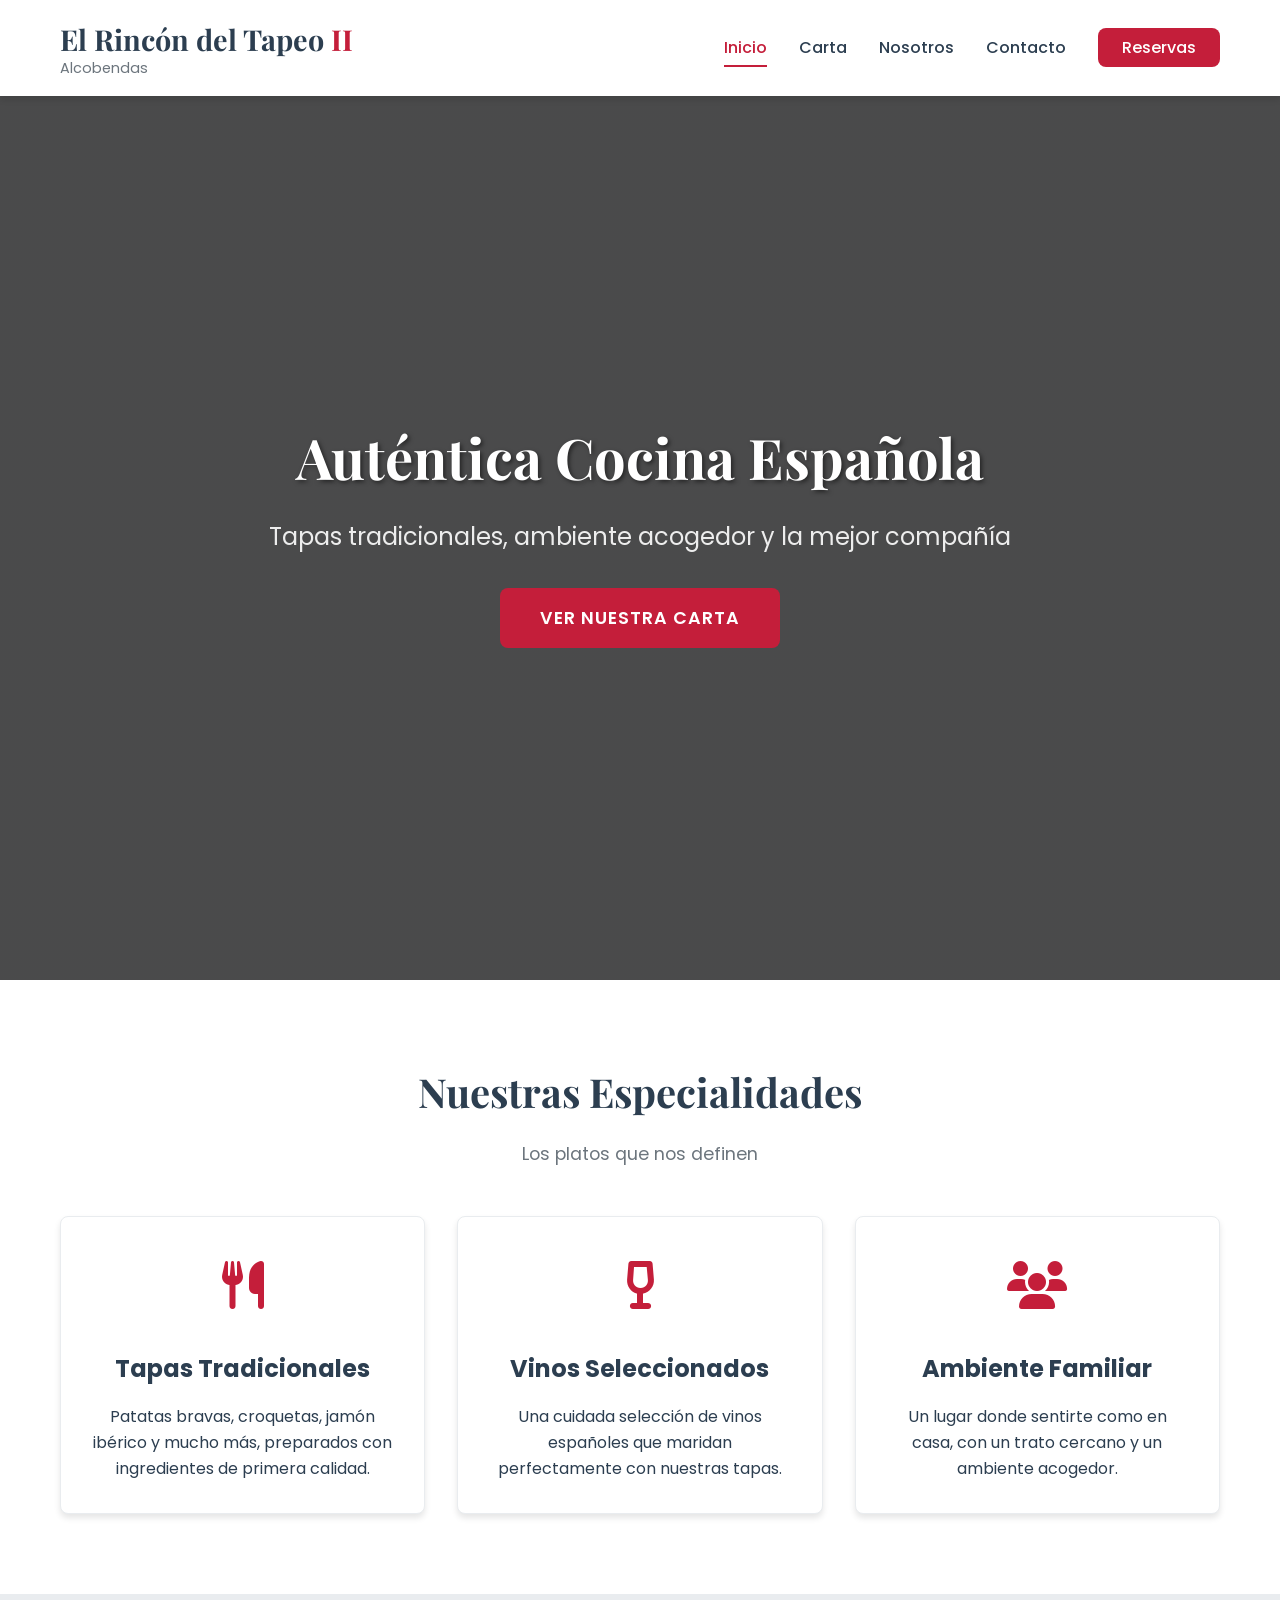
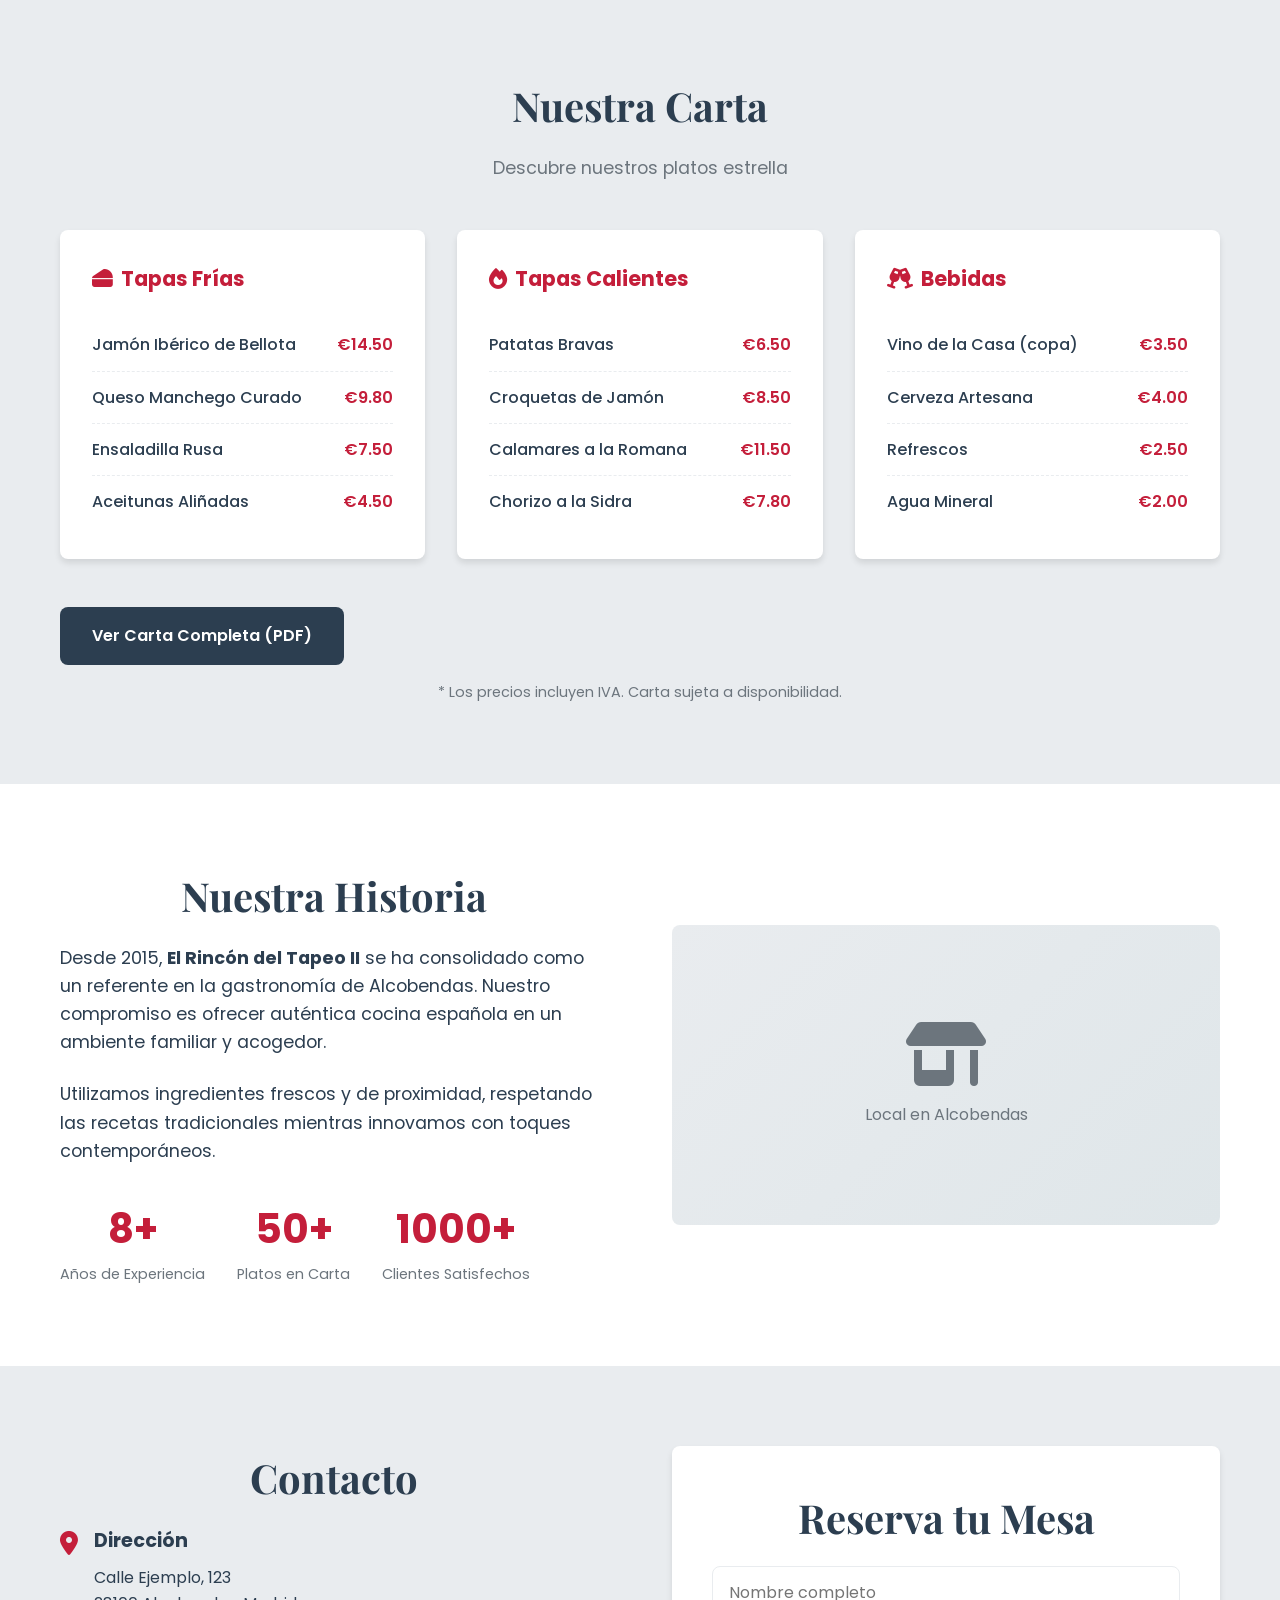
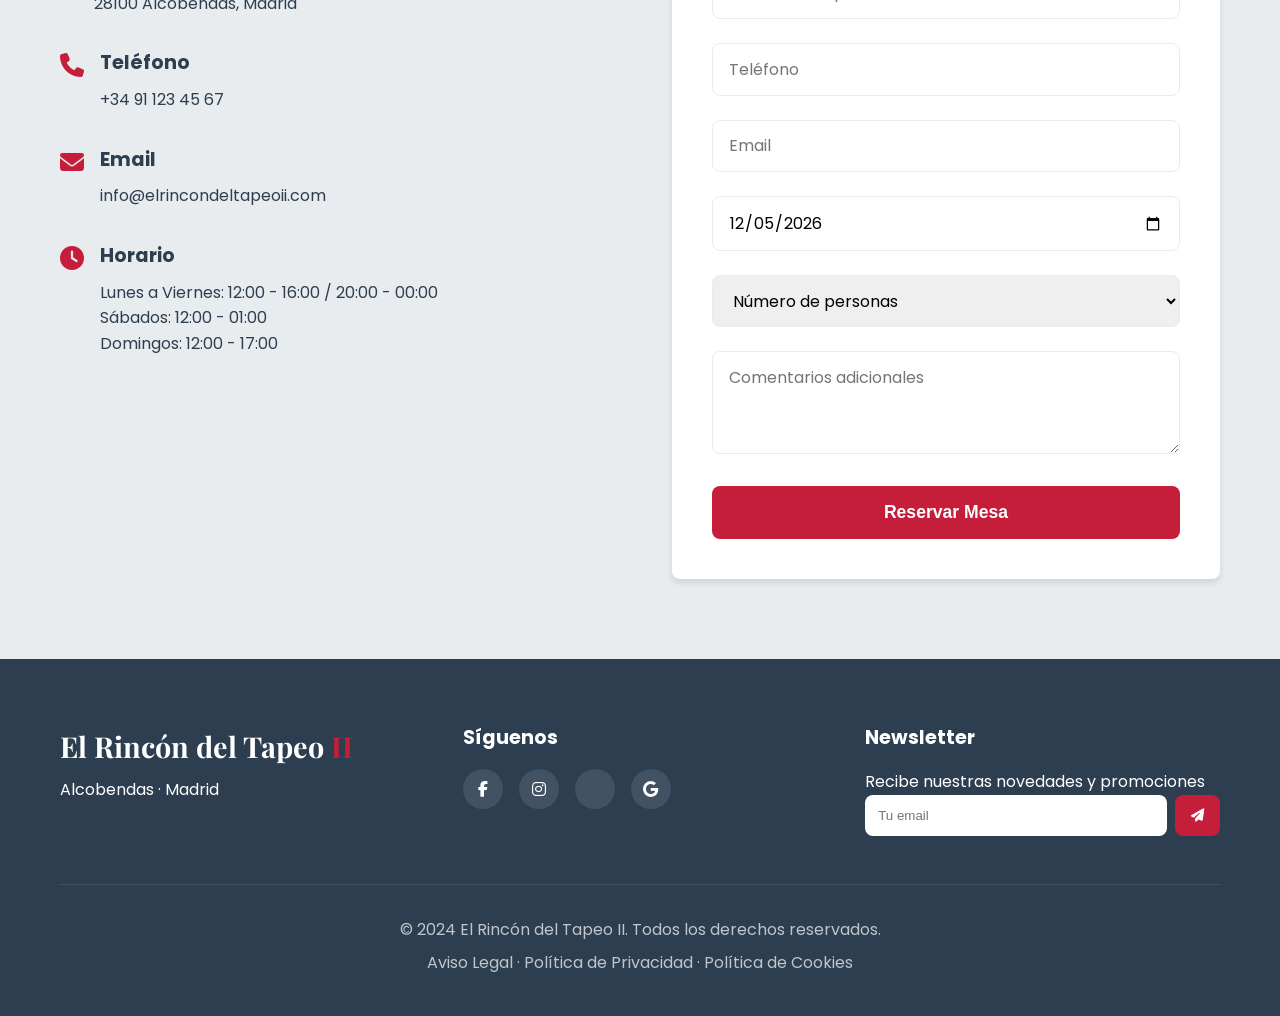
<file: index.html>
<!DOCTYPE html>
<html lang="es">
<head>
    <meta charset="UTF-8">
    <meta name="viewport" content="width=device-width, initial-scale=1.0">
    <title>El Rincón del Tapeo II - Alcobendas</title>
    <link rel="stylesheet" href="css/style.css">
    <link rel="stylesheet" href="https://cdnjs.cloudflare.com/ajax/libs/font-awesome/6.4.0/css/all.min.css">
    <link href="https://fonts.googleapis.com/css2?family=Poppins:wght@300;400;500;600;700&family=Playfair+Display:wght@400;700&display=swap" rel="stylesheet">
    <link rel="icon" type="image/x-icon" href="favicon.ico">
</head>
<body>
    <!-- Header y Navegación -->
    <header class="header">
        <div class="container">
            <nav class="navbar">
                <div class="logo">
                    <h1>El Rincón del Tapeo <span class="logo-highlight">II</span></h1>
                    <p class="subtitle">Alcobendas</p>
                </div>
                <ul class="nav-menu">
                    <li><a href="#inicio" class="nav-link active">Inicio</a></li>
                    <li><a href="#carta" class="nav-link">Carta</a></li>
                    <li><a href="#nosotros" class="nav-link">Nosotros</a></li>
                    <li><a href="#contacto" class="nav-link">Contacto</a></li>
                    <li><a href="#reservas" class="nav-link btn-reserva">Reservas</a></li>
                </ul>
                <div class="hamburger">
                    <span class="bar"></span>
                    <span class="bar"></span>
                    <span class="bar"></span>
                </div>
            </nav>
        </div>
    </header>

    <!-- Hero Section -->
    <section id="inicio" class="hero">
        <div class="hero-content">
            <h2 class="hero-title">Auténtica Cocina Española</h2>
            <p class="hero-subtitle">Tapas tradicionales, ambiente acogedor y la mejor compañía</p>
            <a href="#carta" class="btn-hero">Ver Nuestra Carta</a>
        </div>
        <div class="hero-overlay"></div>
    </section>

    <!-- Sección Especialidades -->
    <section class="especialidades">
        <div class="container">
            <h2 class="section-title">Nuestras Especialidades</h2>
            <p class="section-subtitle">Los platos que nos definen</p>
            
            <div class="especialidades-grid">
                <div class="especialidad-card">
                    <div class="especialidad-icon">
                        <i class="fas fa-utensils"></i>
                    </div>
                    <h3>Tapas Tradicionales</h3>
                    <p>Patatas bravas, croquetas, jamón ibérico y mucho más, preparados con ingredientes de primera calidad.</p>
                </div>
                
                <div class="especialidad-card">
                    <div class="especialidad-icon">
                        <i class="fas fa-wine-glass-alt"></i>
                    </div>
                    <h3>Vinos Seleccionados</h3>
                    <p>Una cuidada selección de vinos españoles que maridan perfectamente con nuestras tapas.</p>
                </div>
                
                <div class="especialidad-card">
                    <div class="especialidad-icon">
                        <i class="fas fa-users"></i>
                    </div>
                    <h3>Ambiente Familiar</h3>
                    <p>Un lugar donde sentirte como en casa, con un trato cercano y un ambiente acogedor.</p>
                </div>
            </div>
        </div>
    </section>

    <!-- Sección Carta -->
    <section id="carta" class="carta">
        <div class="container">
            <h2 class="section-title">Nuestra Carta</h2>
            <p class="section-subtitle">Descubre nuestros platos estrella</p>
            
            <div class="carta-grid">
                <div class="carta-category">
                    <h3><i class="fas fa-cheese"></i> Tapas Frías</h3>
                    <ul class="platos-list">
                        <li>
                            <span class="plato-nombre">Jamón Ibérico de Bellota</span>
                            <span class="plato-precio">€14.50</span>
                        </li>
                        <li>
                            <span class="plato-nombre">Queso Manchego Curado</span>
                            <span class="plato-precio">€9.80</span>
                        </li>
                        <li>
                            <span class="plato-nombre">Ensaladilla Rusa</span>
                            <span class="plato-precio">€7.50</span>
                        </li>
                        <li>
                            <span class="plato-nombre">Aceitunas Aliñadas</span>
                            <span class="plato-precio">€4.50</span>
                        </li>
                    </ul>
                </div>
                
                <div class="carta-category">
                    <h3><i class="fas fa-fire"></i> Tapas Calientes</h3>
                    <ul class="platos-list">
                        <li>
                            <span class="plato-nombre">Patatas Bravas</span>
                            <span class="plato-precio">€6.50</span>
                        </li>
                        <li>
                            <span class="plato-nombre">Croquetas de Jamón</span>
                            <span class="plato-precio">€8.50</span>
                        </li>
                        <li>
                            <span class="plato-nombre">Calamares a la Romana</span>
                            <span class="plato-precio">€11.50</span>
                        </li>
                        <li>
                            <span class="plato-nombre">Chorizo a la Sidra</span>
                            <span class="plato-precio">€7.80</span>
                        </li>
                    </ul>
                </div>
                
                <div class="carta-category">
                    <h3><i class="fas fa-glass-cheers"></i> Bebidas</h3>
                    <ul class="platos-list">
                        <li>
                            <span class="plato-nombre">Vino de la Casa (copa)</span>
                            <span class="plato-precio">€3.50</span>
                        </li>
                        <li>
                            <span class="plato-nombre">Cerveza Artesana</span>
                            <span class="plato-precio">€4.00</span>
                        </li>
                        <li>
                            <span class="plato-nombre">Refrescos</span>
                            <span class="plato-precio">€2.50</span>
                        </li>
                        <li>
                            <span class="plato-nombre">Agua Mineral</span>
                            <span class="plato-precio">€2.00</span>
                        </li>
                    </ul>
                </div>
            </div>
            
            <div class="carta-cta">
                <a href="#" class="btn-carta">Ver Carta Completa (PDF)</a>
                <p class="carta-nota">* Los precios incluyen IVA. Carta sujeta a disponibilidad.</p>
            </div>
        </div>
    </section>

    <!-- Sección Nosotros -->
    <section id="nosotros" class="nosotros">
        <div class="container">
            <div class="nosotros-content">
                <div class="nosotros-text">
                    <h2 class="section-title">Nuestra Historia</h2>
                    <p>Desde 2015, <strong>El Rincón del Tapeo II</strong> se ha consolidado como un referente en la gastronomía de Alcobendas. Nuestro compromiso es ofrecer auténtica cocina española en un ambiente familiar y acogedor.</p>
                    <p>Utilizamos ingredientes frescos y de proximidad, respetando las recetas tradicionales mientras innovamos con toques contemporáneos.</p>
                    <div class="nosotros-stats">
                        <div class="stat">
                            <span class="stat-number">8+</span>
                            <span class="stat-label">Años de Experiencia</span>
                        </div>
                        <div class="stat">
                            <span class="stat-number">50+</span>
                            <span class="stat-label">Platos en Carta</span>
                        </div>
                        <div class="stat">
                            <span class="stat-number">1000+</span>
                            <span class="stat-label">Clientes Satisfechos</span>
                        </div>
                    </div>
                </div>
                <div class="nosotros-image">
                    <!-- Imagen placeholder - se puede reemplazar con foto real -->
                    <div class="image-placeholder">
                        <i class="fas fa-store-alt"></i>
                        <p>Local en Alcobendas</p>
                    </div>
                </div>
            </div>
        </div>
    </section>

    <!-- Sección Contacto y Horario -->
    <section id="contacto" class="contacto">
        <div class="container">
            <div class="contacto-grid">
                <div class="contacto-info">
                    <h2 class="section-title">Contacto</h2>
                    <div class="info-item">
                        <i class="fas fa-map-marker-alt"></i>
                        <div>
                            <h3>Dirección</h3>
                            <p>Calle Ejemplo, 123<br>28100 Alcobendas, Madrid</p>
                        </div>
                    </div>
                    <div class="info-item">
                        <i class="fas fa-phone"></i>
                        <div>
                            <h3>Teléfono</h3>
                            <p>+34 91 123 45 67</p>
                        </div>
                    </div>
                    <div class="info-item">
                        <i class="fas fa-envelope"></i>
                        <div>
                            <h3>Email</h3>
                            <p>info@elrincondeltapeoii.com</p>
                        </div>
                    </div>
                    <div class="info-item">
                        <i class="fas fa-clock"></i>
                        <div>
                            <h3>Horario</h3>
                            <p>Lunes a Viernes: 12:00 - 16:00 / 20:00 - 00:00<br>
                               Sábados: 12:00 - 01:00<br>
                               Domingos: 12:00 - 17:00</p>
                        </div>
                    </div>
                </div>
                
                <div class="reserva-form" id="reservas">
                    <h2 class="section-title">Reserva tu Mesa</h2>
                    <form id="form-reserva">
                        <div class="form-group">
                            <input type="text" placeholder="Nombre completo" required>
                        </div>
                        <div class="form-group">
                            <input type="tel" placeholder="Teléfono" required>
                        </div>
                        <div class="form-group">
                            <input type="email" placeholder="Email" required>
                        </div>
                        <div class="form-group">
                            <input type="date" placeholder="Fecha" required>
                        </div>
                        <div class="form-group">
                            <select required>
                                <option value="" disabled selected>Número de personas</option>
                                <option value="1-2">1-2 personas</option>
                                <option value="3-4">3-4 personas</option>
                                <option value="5-6">5-6 personas</option>
                                <option value="7+">7+ personas</option>
                            </select>
                        </div>
                        <div class="form-group">
                            <textarea placeholder="Comentarios adicionales" rows="3"></textarea>
                        </div>
                        <button type="submit" class="btn-reserva-form">Reservar Mesa</button>
                    </form>
                </div>
            </div>
        </div>
    </section>

    <!-- Footer -->
    <footer class="footer">
        <div class="container">
            <div class="footer-content">
                <div class="footer-logo">
                    <h3>El Rincón del Tapeo <span>II</span></h3>
                    <p>Alcobendas · Madrid</p>
                </div>
                
                <div class="footer-social">
                    <h4>Síguenos</h4>
                    <div class="social-icons">
                        <a href="#"><i class="fab fa-facebook-f"></i></a>
                        <a href="#"><i class="fab fa-instagram"></i></a>
                        <a href="#"><i class="fab fa-tripadvisor"></i></a>
                        <a href="#"><i class="fab fa-google"></i></a>
                    </div>
                </div>
                
                <div class="footer-newsletter">
                    <h4>Newsletter</h4>
                    <p>Recibe nuestras novedades y promociones</p>
                    <form class="newsletter-form">
                        <input type="email" placeholder="Tu email">
                        <button type="submit"><i class="fas fa-paper-plane"></i></button>
                    </form>
                </div>
            </div>
            
            <div class="footer-bottom">
                <p>&copy; 2024 El Rincón del Tapeo II. Todos los derechos reservados.</p>
                <p><a href="#">Aviso Legal</a> · <a href="#">Política de Privacidad</a> · <a href="#">Política de Cookies</a></p>
            </div>
        </div>
    </footer>

    <!-- JavaScript -->
    <script src="js/script.js"></script>
</body>
</html>
</file>
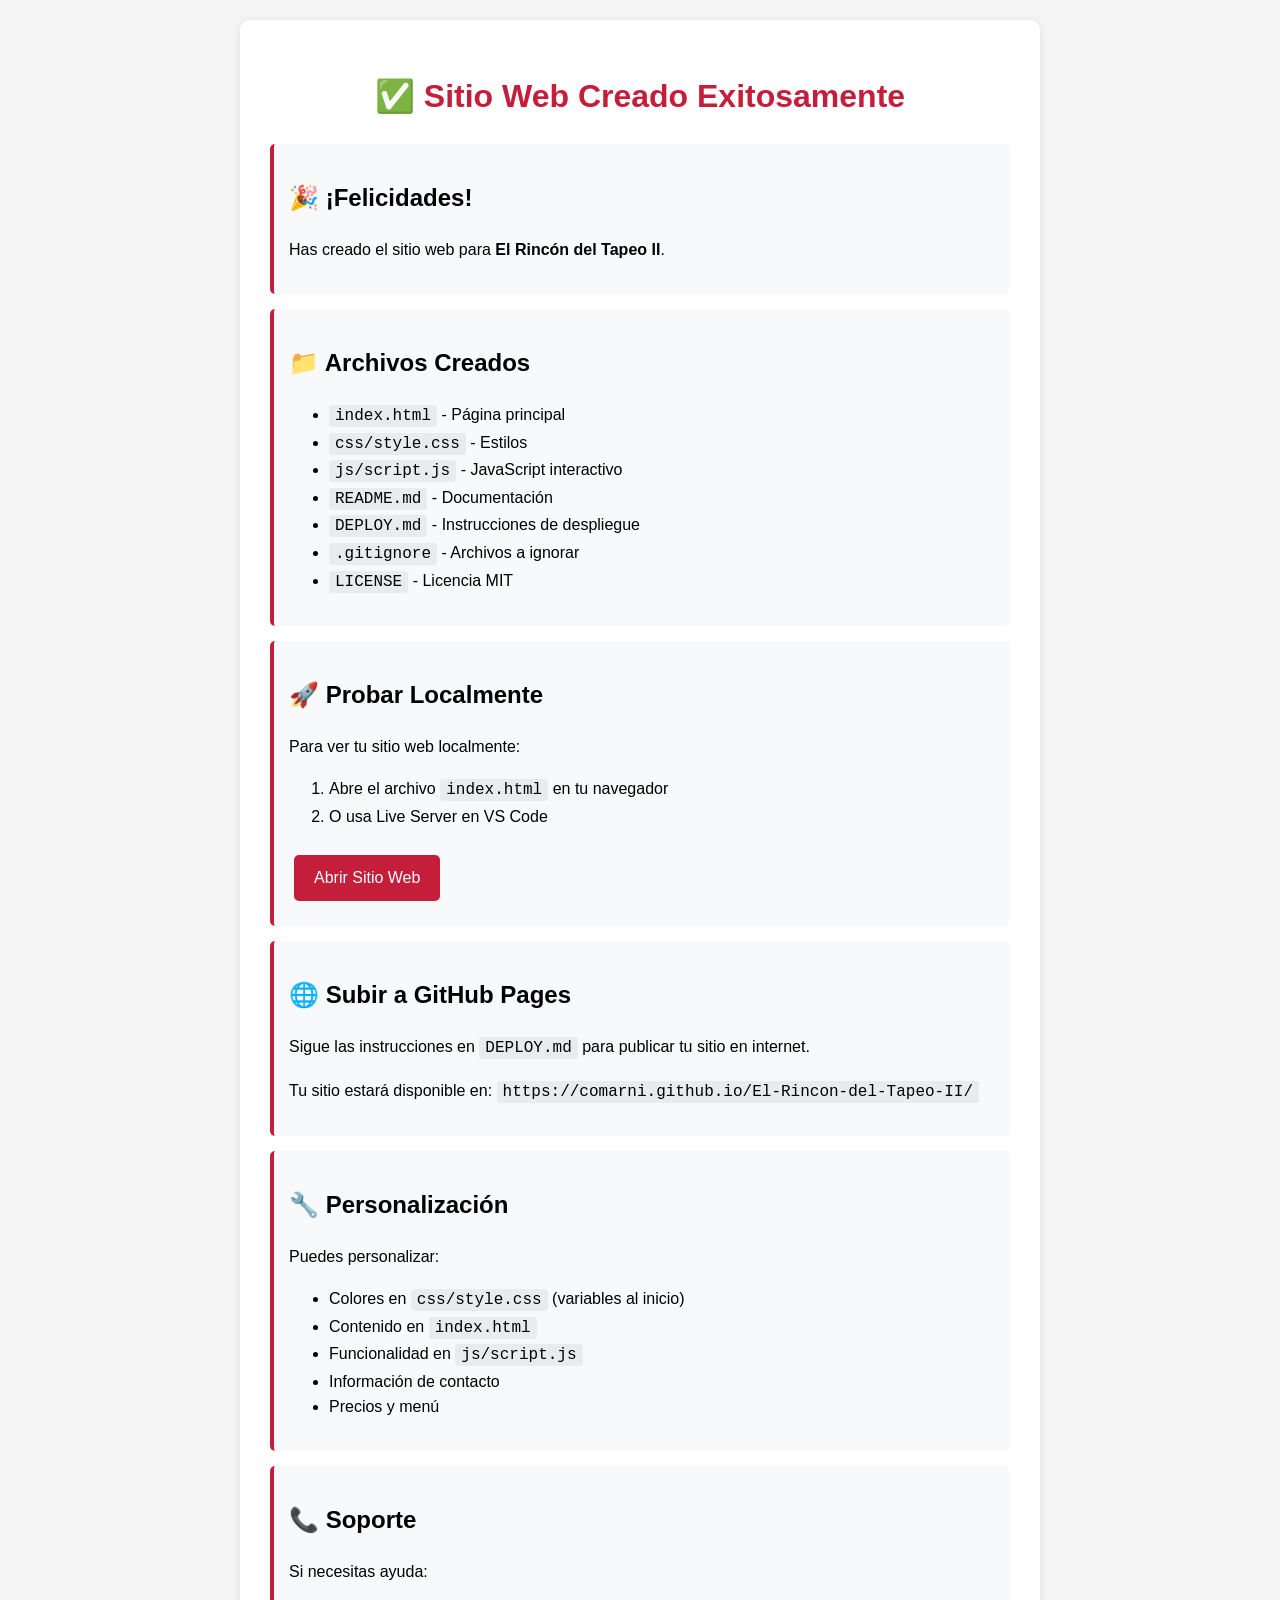
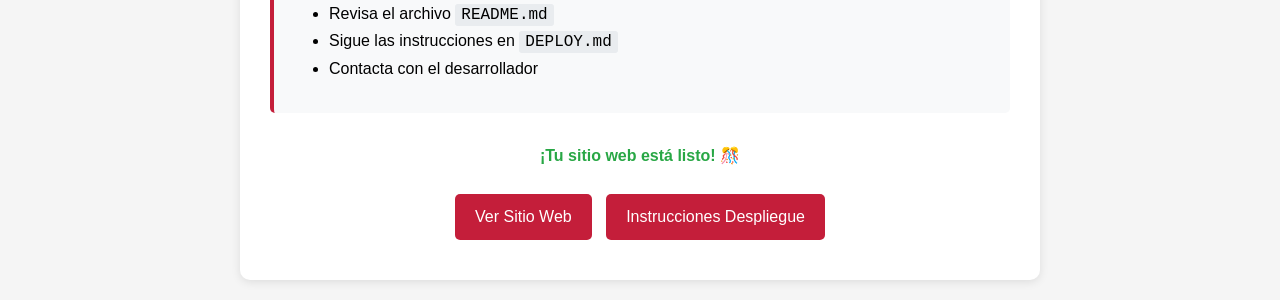
<file: test-local.html>
<!DOCTYPE html>
<html lang="es">
<head>
    <meta charset="UTF-8">
    <meta name="viewport" content="width=device-width, initial-scale=1.0">
    <title>Probar Localmente - El Rincón del Tapeo II</title>
    <style>
        body {
            font-family: Arial, sans-serif;
            line-height: 1.6;
            max-width: 800px;
            margin: 0 auto;
            padding: 20px;
            background-color: #f5f5f5;
        }
        .container {
            background: white;
            padding: 30px;
            border-radius: 10px;
            box-shadow: 0 2px 10px rgba(0,0,0,0.1);
        }
        h1 {
            color: #c41e3a;
            text-align: center;
        }
        .step {
            background: #f8f9fa;
            padding: 15px;
            margin: 15px 0;
            border-left: 4px solid #c41e3a;
            border-radius: 5px;
        }
        code {
            background: #e9ecef;
            padding: 2px 6px;
            border-radius: 3px;
            font-family: 'Courier New', monospace;
        }
        .btn {
            display: inline-block;
            background: #c41e3a;
            color: white;
            padding: 10px 20px;
            text-decoration: none;
            border-radius: 5px;
            margin: 10px 5px;
        }
        .btn:hover {
            background: #9a162d;
        }
        .success {
            color: #28a745;
            font-weight: bold;
        }
    </style>
</head>
<body>
    <div class="container">
        <h1>✅ Sitio Web Creado Exitosamente</h1>
        
        <div class="step">
            <h2>🎉 ¡Felicidades!</h2>
            <p>Has creado el sitio web para <strong>El Rincón del Tapeo II</strong>.</p>
        </div>
        
        <div class="step">
            <h2>📁 Archivos Creados</h2>
            <ul>
                <li><code>index.html</code> - Página principal</li>
                <li><code>css/style.css</code> - Estilos</li>
                <li><code>js/script.js</code> - JavaScript interactivo</li>
                <li><code>README.md</code> - Documentación</li>
                <li><code>DEPLOY.md</code> - Instrucciones de despliegue</li>
                <li><code>.gitignore</code> - Archivos a ignorar</li>
                <li><code>LICENSE</code> - Licencia MIT</li>
            </ul>
        </div>
        
        <div class="step">
            <h2>🚀 Probar Localmente</h2>
            <p>Para ver tu sitio web localmente:</p>
            <ol>
                <li>Abre el archivo <code>index.html</code> en tu navegador</li>
                <li>O usa Live Server en VS Code</li>
            </ol>
            <a href="index.html" class="btn">Abrir Sitio Web</a>
        </div>
        
        <div class="step">
            <h2>🌐 Subir a GitHub Pages</h2>
            <p>Sigue las instrucciones en <code>DEPLOY.md</code> para publicar tu sitio en internet.</p>
            <p>Tu sitio estará disponible en: <code>https://comarni.github.io/El-Rincon-del-Tapeo-II/</code></p>
        </div>
        
        <div class="step">
            <h2>🔧 Personalización</h2>
            <p>Puedes personalizar:</p>
            <ul>
                <li>Colores en <code>css/style.css</code> (variables al inicio)</li>
                <li>Contenido en <code>index.html</code></li>
                <li>Funcionalidad en <code>js/script.js</code></li>
                <li>Información de contacto</li>
                <li>Precios y menú</li>
            </ul>
        </div>
        
        <div class="step">
            <h2>📞 Soporte</h2>
            <p>Si necesitas ayuda:</p>
            <ul>
                <li>Revisa el archivo <code>README.md</code></li>
                <li>Sigue las instrucciones en <code>DEPLOY.md</code></li>
                <li>Contacta con el desarrollador</li>
            </ul>
        </div>
        
        <div style="text-align: center; margin-top: 30px;">
            <p class="success">¡Tu sitio web está listo! 🎊</p>
            <a href="index.html" class="btn">Ver Sitio Web</a>
            <a href="DEPLOY.md" class="btn">Instrucciones Despliegue</a>
        </div>
    </div>
</body>
</html>
</file>
<file: css/style.css>
/* Reset y estilos base */
* {
    margin: 0;
    padding: 0;
    box-sizing: border-box;
}

:root {
    --primary-color: #c41e3a;
    --primary-dark: #9a162d;
    --secondary-color: #f8b400;
    --dark-color: #2c3e50;
    --light-color: #f8f9fa;
    --gray-color: #6c757d;
    --light-gray: #e9ecef;
    --transition: all 0.3s ease;
    --shadow: 0 4px 6px rgba(0, 0, 0, 0.1);
    --shadow-lg: 0 10px 25px rgba(0, 0, 0, 0.15);
    --border-radius: 8px;
}

html {
    scroll-behavior: smooth;
}

body {
    font-family: 'Poppins', sans-serif;
    line-height: 1.6;
    color: var(--dark-color);
    background-color: var(--light-color);
}

.container {
    width: 100%;
    max-width: 1200px;
    margin: 0 auto;
    padding: 0 20px;
}

/* Header y Navegación */
.header {
    background-color: white;
    box-shadow: var(--shadow);
    position: fixed;
    width: 100%;
    top: 0;
    z-index: 1000;
}

.navbar {
    display: flex;
    justify-content: space-between;
    align-items: center;
    padding: 1rem 0;
}

.logo h1 {
    font-family: 'Playfair Display', serif;
    font-size: 1.8rem;
    color: var(--dark-color);
}

.logo-highlight {
    color: var(--primary-color);
}

.subtitle {
    font-size: 0.9rem;
    color: var(--gray-color);
    margin-top: -5px;
}

.nav-menu {
    display: flex;
    list-style: none;
    gap: 2rem;
}

.nav-link {
    text-decoration: none;
    color: var(--dark-color);
    font-weight: 500;
    transition: var(--transition);
    padding: 0.5rem 0;
    position: relative;
}

.nav-link:hover {
    color: var(--primary-color);
}

.nav-link.active {
    color: var(--primary-color);
}

.nav-link.active::after {
    content: '';
    position: absolute;
    bottom: 0;
    left: 0;
    width: 100%;
    height: 2px;
    background-color: var(--primary-color);
}

.btn-reserva {
    background-color: var(--primary-color);
    color: white !important;
    padding: 0.5rem 1.5rem !important;
    border-radius: var(--border-radius);
    transition: var(--transition);
}

.btn-reserva:hover {
    background-color: var(--primary-dark);
    transform: translateY(-2px);
}

.hamburger {
    display: none;
    cursor: pointer;
}

.bar {
    display: block;
    width: 25px;
    height: 3px;
    margin: 5px auto;
    background-color: var(--dark-color);
    transition: var(--transition);
}

/* Hero Section */
.hero {
    height: 100vh;
    background: linear-gradient(rgba(0, 0, 0, 0.7), rgba(0, 0, 0, 0.7)), 
                url('https://images.unsplash.com/photo-1414235077428-338989a2e8c0?ixlib=rb-4.0.3&auto=format&fit=crop&w=1950&q=80');
    background-size: cover;
    background-position: center;
    display: flex;
    align-items: center;
    justify-content: center;
    text-align: center;
    color: white;
    position: relative;
    margin-top: 80px;
}

.hero-content {
    z-index: 2;
    max-width: 800px;
    padding: 0 20px;
}

.hero-title {
    font-family: 'Playfair Display', serif;
    font-size: 3.5rem;
    margin-bottom: 1rem;
    text-shadow: 2px 2px 4px rgba(0, 0, 0, 0.5);
}

.hero-subtitle {
    font-size: 1.5rem;
    margin-bottom: 2rem;
    opacity: 0.9;
}

.btn-hero {
    display: inline-block;
    background-color: var(--primary-color);
    color: white;
    padding: 1rem 2.5rem;
    border-radius: var(--border-radius);
    text-decoration: none;
    font-weight: 600;
    font-size: 1.1rem;
    transition: var(--transition);
    text-transform: uppercase;
    letter-spacing: 1px;
}

.btn-hero:hover {
    background-color: var(--primary-dark);
    transform: translateY(-3px);
    box-shadow: var(--shadow-lg);
}

/* Secciones comunes */
.section-title {
    font-family: 'Playfair Display', serif;
    font-size: 2.5rem;
    text-align: center;
    margin-bottom: 1rem;
    color: var(--dark-color);
}

.section-subtitle {
    text-align: center;
    color: var(--gray-color);
    margin-bottom: 3rem;
    font-size: 1.1rem;
}

/* Especialidades */
.especialidades {
    padding: 5rem 0;
    background-color: white;
}

.especialidades-grid {
    display: grid;
    grid-template-columns: repeat(auto-fit, minmax(300px, 1fr));
    gap: 2rem;
    margin-top: 3rem;
}

.especialidad-card {
    background: white;
    padding: 2rem;
    border-radius: var(--border-radius);
    box-shadow: var(--shadow);
    text-align: center;
    transition: var(--transition);
    border: 1px solid var(--light-gray);
}

.especialidad-card:hover {
    transform: translateY(-10px);
    box-shadow: var(--shadow-lg);
}

.especialidad-icon {
    font-size: 3rem;
    color: var(--primary-color);
    margin-bottom: 1.5rem;
}

.especialidad-card h3 {
    font-size: 1.5rem;
    margin-bottom: 1rem;
    color: var(--dark-color);
}

/* Carta */
.carta {
    padding: 5rem 0;
    background-color: var(--light-gray);
}

.carta-grid {
    display: grid;
    grid-template-columns: repeat(auto-fit, minmax(300px, 1fr));
    gap: 2rem;
    margin-bottom: 3rem;
}

.carta-category {
    background: white;
    padding: 2rem;
    border-radius: var(--border-radius);
    box-shadow: var(--shadow);
}

.carta-category h3 {
    color: var(--primary-color);
    margin-bottom: 1.5rem;
    font-size: 1.3rem;
    display: flex;
    align-items: center;
    gap: 0.5rem;
}

.platos-list {
    list-style: none;
}

.platos-list li {
    display: flex;
    justify-content: space-between;
    padding: 0.8rem 0;
    border-bottom: 1px dashed var(--light-gray);
}

.platos-list li:last-child {
    border-bottom: none;
}

.plato-nombre {
    font-weight: 500;
}

.plato-precio {
    color: var(--primary-color);
    font-weight: 600;
}

.btn-carta {
    display: inline-block;
    background-color: var(--dark-color);
    color: white;
    padding: 1rem 2rem;
    border-radius: var(--border-radius);
    text-decoration: none;
    font-weight: 600;
    transition: var(--transition);
}

.btn-carta:hover {
    background-color: #1a252f;
    transform: translateY(-2px);
}

.carta-nota {
    text-align: center;
    color: var(--gray-color);
    font-size: 0.9rem;
    margin-top: 1rem;
}

/* Nosotros */
.nosotros {
    padding: 5rem 0;
    background-color: white;
}

.nosotros-content {
    display: grid;
    grid-template-columns: 1fr 1fr;
    gap: 4rem;
    align-items: center;
}

.nosotros-text p {
    margin-bottom: 1.5rem;
    font-size: 1.1rem;
}

.nosotros-stats {
    display: flex;
    gap: 2rem;
    margin-top: 2rem;
}

.stat {
    text-align: center;
}

.stat-number {
    display: block;
    font-size: 2.5rem;
    font-weight: 700;
    color: var(--primary-color);
}

.stat-label {
    font-size: 0.9rem;
    color: var(--gray-color);
}

.nosotros-image {
    display: flex;
    justify-content: center;
}

.image-placeholder {
    width: 100%;
    height: 300px;
    background: linear-gradient(135deg, var(--light-gray), #dfe6e9);
    border-radius: var(--border-radius);
    display: flex;
    flex-direction: column;
    align-items: center;
    justify-content: center;
    color: var(--gray-color);
}

.image-placeholder i {
    font-size: 4rem;
    margin-bottom: 1rem;
}

/* Contacto */
.contacto {
    padding: 5rem 0;
    background-color: var(--light-gray);
}

.contacto-grid {
    display: grid;
    grid-template-columns: 1fr 1fr;
    gap: 4rem;
}

.info-item {
    display: flex;
    gap: 1rem;
    margin-bottom: 2rem;
    align-items: flex-start;
}

.info-item i {
    font-size: 1.5rem;
    color: var(--primary-color);
    margin-top: 0.3rem;
}

.info-item h3 {
    font-size: 1.2rem;
    margin-bottom: 0.5rem;
}

.reserva-form {
    background: white;
    padding: 2.5rem;
    border-radius: var(--border-radius);
    box-shadow: var(--shadow);
}

.form-group {
    margin-bottom: 1.5rem;
}

.form-group input,
.form-group select,
.form-group textarea {
    width: 100%;
    padding: 0.8rem 1rem;
    border: 1px solid var(--light-gray);
    border-radius: var(--border-radius);
    font-family: 'Poppins', sans-serif;
    font-size: 1rem;
    transition: var(--transition);
}

.form-group input:focus,
.form-group select:focus,
.form-group textarea:focus {
    outline: none;
    border-color: var(--primary-color);
    box-shadow: 0 0 0 3px rgba(196, 30, 58, 0.1);
}

.btn-reserva-form {
    width: 100%;
    background-color: var(--primary-color);
    color: white;
    padding: 1rem;
    border: none;
    border-radius: var(--border-radius);
    font-size: 1.1rem;
    font-weight: 600;
    cursor: pointer;
    transition: var(--transition);
}

.btn-reserva-form:hover {
    background-color: var(--primary-dark);
}

/* Footer */
.footer {
    background-color: var(--dark-color);
    color: white;
    padding: 4rem 0 2rem;
}

.footer-content {
    display: grid;
    grid-template-columns: repeat(auto-fit, minmax(250px, 1fr));
    gap: 3rem;
    margin-bottom: 3rem;
}

.footer-logo h3 {
    font-family: 'Playfair Display', serif;
    font-size: 1.8rem;
    margin-bottom: 0.5rem;
}

.footer-logo span {
    color: var(--primary-color);
}

.footer-social h4,
.footer-newsletter h4 {
    font-size: 1.2rem;
    margin-bottom: 1rem;
}

.social-icons {
    display: flex;
    gap: 1rem;
}

.social-icons a {
    display: inline-flex;
    align-items: center;
    justify-content: center;
    width: 40px;
    height: 40px;
    background-color: rgba(255, 255, 255, 0.1);
    border-radius: 50%;
    color: white;
    text-decoration: none;
    transition: var(--transition);
}

.social-icons a:hover {
    background-color: var(--primary-color);
    transform: translateY(-3px);
}

.newsletter-form {
    display: flex;
    gap: 0.5rem;
}

.newsletter-form input {
    flex: 1;
    padding: 0.8rem;
    border: none;
    border-radius: var(--border-radius);
}

.newsletter-form button {
    background-color: var(--primary-color);
    color: white;
    border: none;
    border-radius: var(--border-radius);
    width: 45px;
    cursor: pointer;
    transition: var(--transition);
}

.newsletter-form button:hover {
    background-color: var(--primary-dark);
}

.footer-bottom {
    text-align: center;
    padding-top: 2rem;
    border-top: 1px solid rgba(255, 255, 255, 0.1);
}

.footer-bottom p {
    margin-bottom: 0.5rem;
    color: rgba(255, 255, 255, 0.7);
}

.footer-bottom a {
    color: rgba(255, 255, 255, 0.7);
    text-decoration: none;
    transition: var(--transition);
}

.footer-bottom a:hover {
    color: white;
}

/* Responsive */
@media (max-width: 992px) {
    .hero-title {
        font-size: 2.8rem;
    }
    
    .nosotros-content,
    .contacto-grid {
        grid-template-columns: 1fr;
        gap: 3rem;
    }
    
    .nosotros-image {
        order: -1;
    }
}

@media (max-width: 768px) {
    .hamburger {
        display: block;
    }
    
    .hamburger.active .bar:nth-child(2) {
        opacity: 0;
    }
    
    .hamburger.active .bar:nth-child(1) {
        transform: translateY(8px) rotate(45deg);
    }
    
    .hamburger.active .bar:nth-child(3) {
        transform: translateY(-8px) rotate(-45deg);
    }
    
    .nav-menu {
        position: fixed;
        left: -100%;
        top: 80px;
        flex-direction: column;
        background-color: white;
        width: 100%;
        text-align: center;
        transition: 0.3s;
        box-shadow: 0 10px 27px rgba(0, 0, 0, 0.05);
        padding: 2rem 0;
        gap: 0;
    }
    
    .nav-menu.active {
        left: 0;
    }
    
    .nav-link {
        display: block;
        padding: 1rem 0;
        border-bottom: 1px solid var(--light-gray);
    }
    
    .nav-link:last-child {
        border-bottom: none;
    }
    
    .hero-title {
        font-size: 2.2rem;
    }
    
    .hero-subtitle {
        font-size: 1.2rem;
    }
    
    .section-title {
        font-size: 2rem;
    }
    
    .nosotros-stats {
        flex-direction: column;
        gap: 1.5rem;
    }
}

@media (max-width: 480px) {
    .hero-title {
        font-size: 1.8rem;
    }
    
    .btn-hero {
        padding: 0.8rem 1.5rem;
        font-size: 1rem;
    }
    
    .especialidades-grid,
    .carta-grid {
        grid-template-columns: 1fr;
    }
}
</file>
